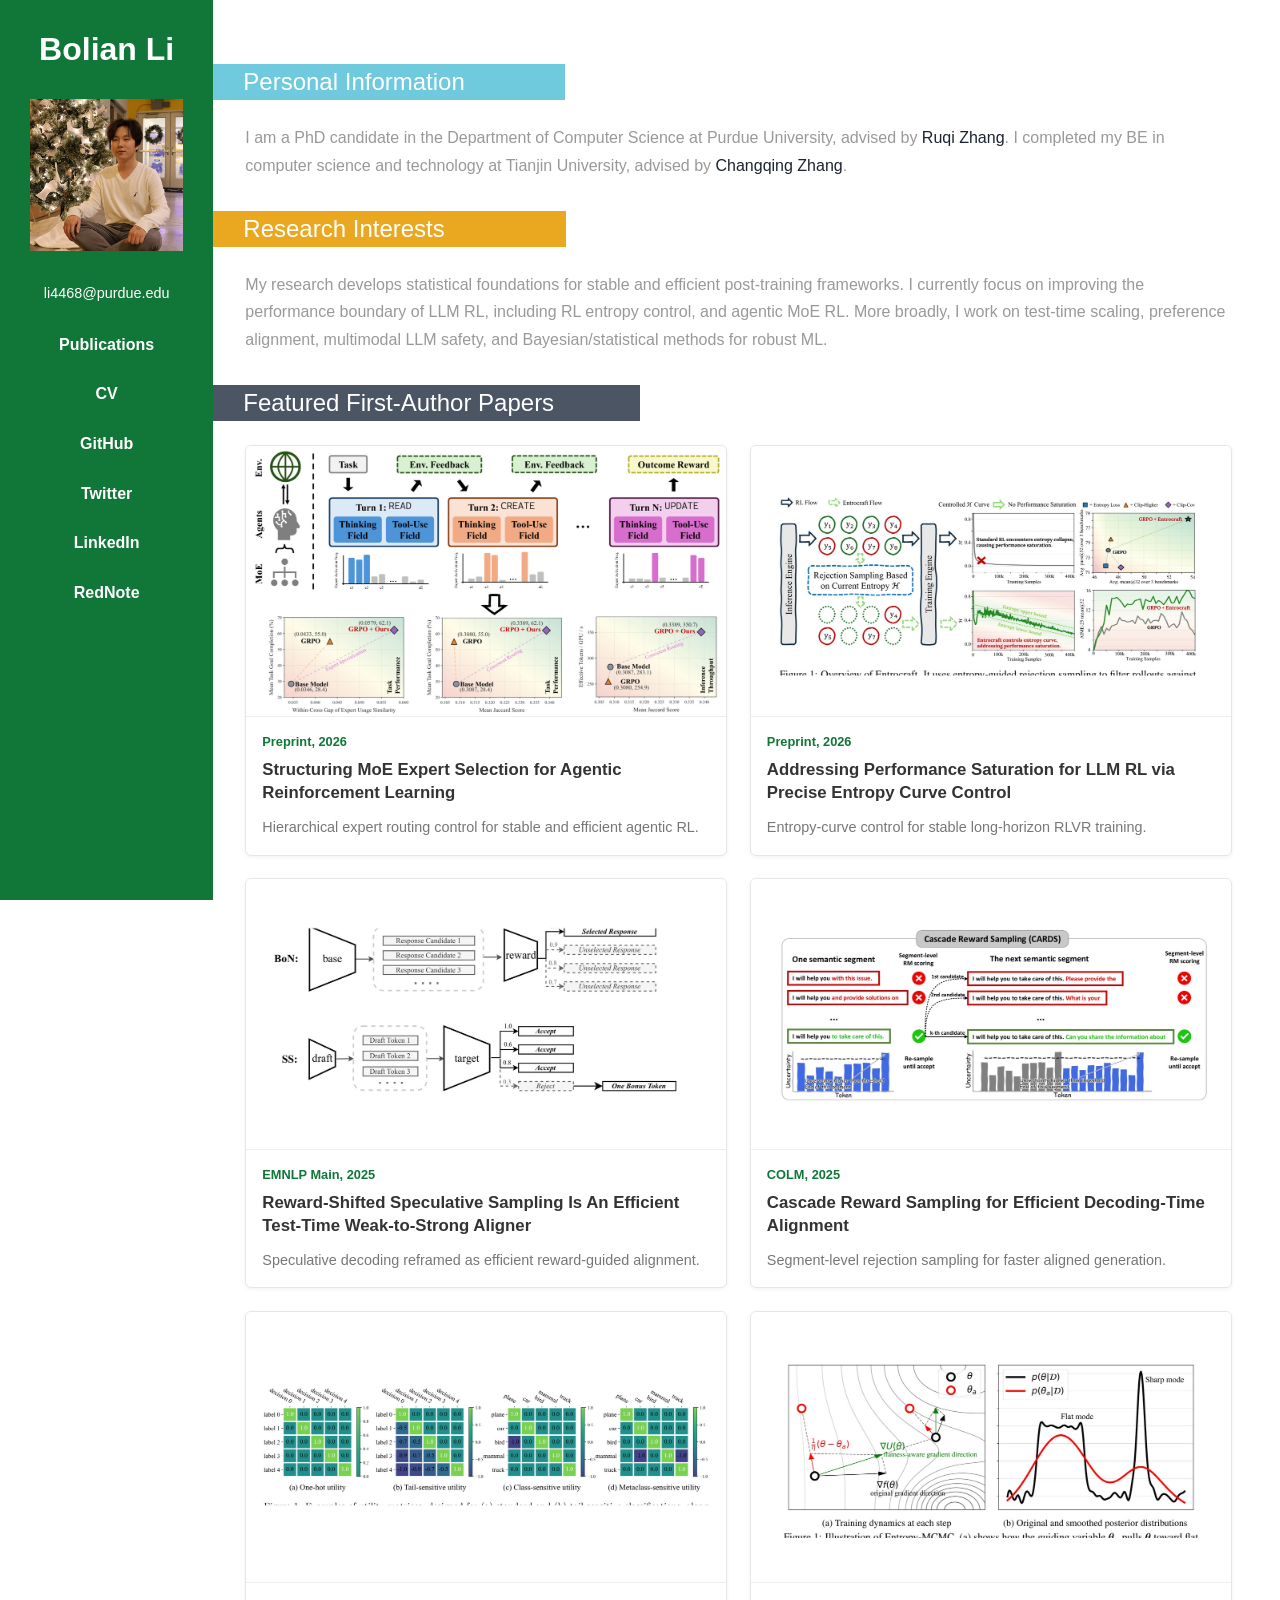
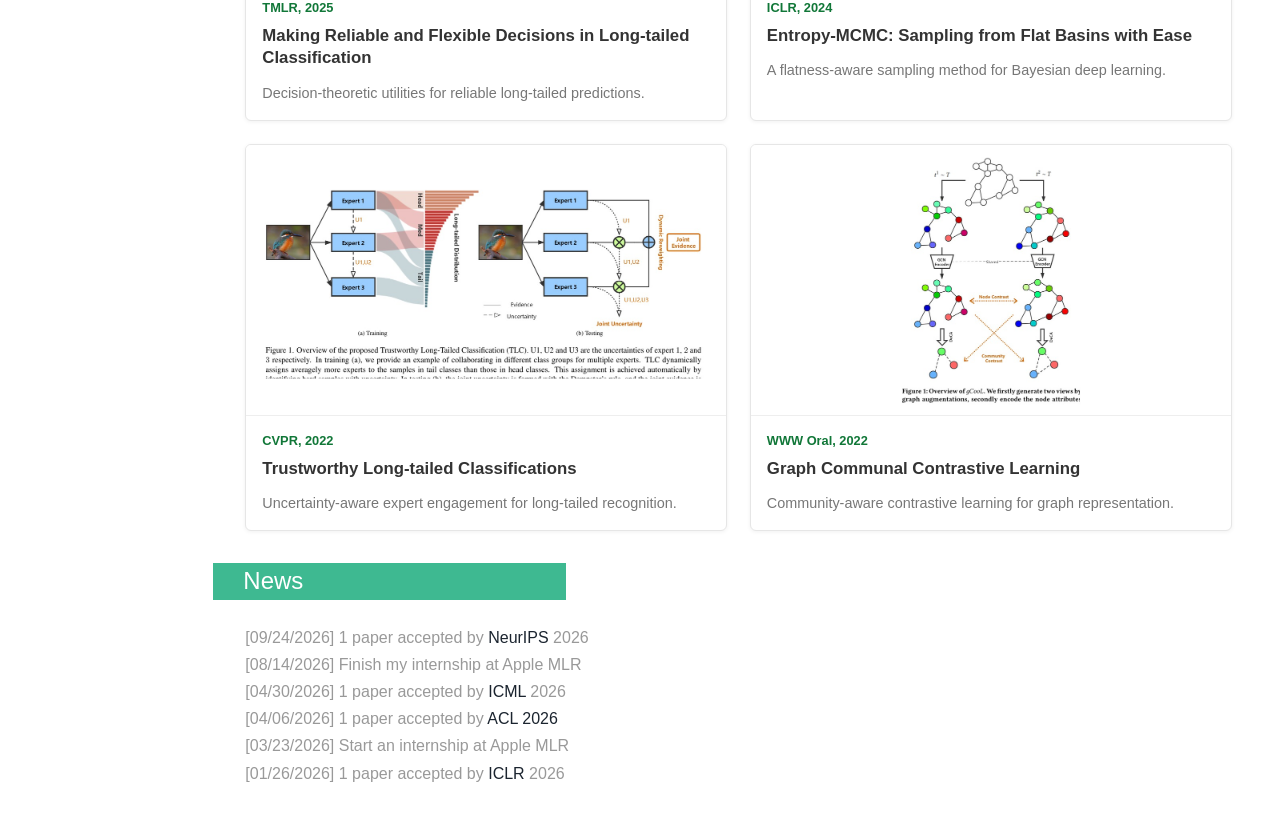
<file: index.html>
<!--A Design by W3layouts
Author: W3layout
Author URL: http://w3layouts.com
License: Creative Commons Attribution 3.0 Unported
License URL: http://creativecommons.org/licenses/by/3.0/
-->
<!DOCTYPE HTML>
<html>
<head>
<title>Bolian Li</title>
<link href="css/bootstrap.css" rel='stylesheet' type='text/css' />
<!-- jQuery (necessary JavaScript plugins) -->
<script src="https://code.jquery.com/jquery-3.5.1.min.js"></script>
<!-- Custom Theme files -->
 <link href="css/dashboard.css" rel="stylesheet">
<link href="css/style.css" rel='stylesheet' type='text/css' />

<!-- Custom Theme files -->
<!--//theme-style-->
<meta name="viewport" content="width=device-width, initial-scale=1">
<meta http-equiv="Content-Type" content="text/html; charset=utf-8" />
<meta name="keywords" content="Curriculum Vitae Responsive web template, Bootstrap Web Templates, Flat Web Templates, Andriod Compatible web template, 
Smartphone Compatible web template, free webdesigns for Nokia, Samsung, LG, SonyErricsson, Motorola web design" />
<script type="application/x-javascript"> addEventListener("load", function() { setTimeout(hideURLbar, 0); }, false); function hideURLbar(){ window.scrollTo(0,1); } </script>
<link href='https://fonts.googleapis.com/css?family=Ubuntu:300,400,500,700' rel='stylesheet' type='text/css'>
<link href='https://fonts.googleapis.com/css?family=Varela+Round' rel='stylesheet' type='text/css'>
<!-- start menu -->

</head>
<body>
<!-- header -->
<div class="col-sm-3 col-md-2 sidebar">
		 <div class="sidebar_top">
			 <h1 align="center">Bolian Li</h1>
			 <img src="images/christmas.jpg"/>
		 </div>
		<div class="details">
			 <p align="center">li4468@purdue.edu</p>
		</div>
		<div class="details">
			 <h3 align="center"><a href="https://scholar.google.com/citations?user=wNDoepwAAAAJ" target="_blank">Publications</a></h3>
		</div>
		<div class="details">
			 <h3 align="center"><a href="./cv_bolian_li_100726.pdf" target="_blank">CV</a></h3>
		</div>
		<div class="details">
			 <h3 align="center"><a href="https://github.com/lblaoke" target="_blank">GitHub</a></h3>
		</div>
		<div class="details">
			 <h3 align="center"><a href="https://twitter.com/lblaoke" target="_blank">Twitter</a></h3>
		</div>
		<div class="details">
			 <h3 align="center"><a href="https://www.linkedin.com/in/bolian-li-554001297/" target="_blank">LinkedIn</a></h3>
		</div>
		<div class="details">
			 <h3 align="center"><a href="https://www.xiaohongshu.com/user/profile/6243c8b0000000001000434d?xsec_token=ABc6stl7MLfF04uR60A89SfDxHDcr92J1v6DObOIjcsjI%3D&xsec_source=pc_search" target="_blank">RedNote</a></h3>
		</div>
		<div class="clearfix"></div>
</div>
<div class="col-sm-9 col-sm-offset-3 col-md-10 col-md-offset-2 main">
	 <div class="content">
		 <div class="company">
			 <h3 class="clr1">Personal Information</h3>
			 <div class="company_details">
				 <p>I am a PhD candidate in the Department of Computer Science at Purdue University, advised by <a href="https://ruqizhang.github.io/" target="_blank">Ruqi Zhang</a>. I completed my BE in computer science and technology at Tianjin University, advised by <a href="http://cic.tju.edu.cn/faculty/zhangchangqing/code.html" target="_blank">Changqing Zhang</a>.</p>
			 </div>
		 </div>
		 <div class="skills">
			 <h3 class="clr2">Research Interests</h3>
			 <div class="skill_info">
			 <p>My research develops statistical foundations for stable and efficient post-training frameworks. I currently focus on improving the performance boundary of LLM RL, including RL entropy control, and agentic MoE RL. More broadly, I work on test-time scaling, preference alignment, multimodal LLM safety, and Bayesian/statistical methods for robust ML.</p>
			 </div>
		 </div>
		 <div class="publications" id="featured-papers">
			 <h3 class="clr4">Featured First-Author Papers</h3>
			 <div class="paper_grid">
				 <article class="paper_card">
					 <a class="paper_visual" href="https://arxiv.org/abs/2610.07332" target="_blank" rel="noopener">
						 <img src="images/papers/agentic-moe-rl.jpg" alt="Overview figure for Structuring MoE Expert Selection for Agentic Reinforcement Learning">
					 </a>
					 <div class="paper_body">
						 <span class="paper_venue">Preprint, 2026</span>
						 <h4><a href="https://arxiv.org/abs/2610.07332" target="_blank" rel="noopener">Structuring MoE Expert Selection for Agentic Reinforcement Learning</a></h4>
						 <p>Hierarchical expert routing control for stable and efficient agentic RL.</p>
					 </div>
				 </article>
				 <article class="paper_card">
					 <a class="paper_visual" href="https://arxiv.org/abs/2604.26326" target="_blank" rel="noopener">
						 <img src="images/papers/entrocraft.jpg" alt="Overview figure for Addressing Performance Saturation for LLM RL via Precise Entropy Curve Control">
					 </a>
					 <div class="paper_body">
						 <span class="paper_venue">Preprint, 2026</span>
						 <h4><a href="https://arxiv.org/abs/2604.26326" target="_blank" rel="noopener">Addressing Performance Saturation for LLM RL via Precise Entropy Curve Control</a></h4>
						 <p>Entropy-curve control for stable long-horizon RLVR training.</p>
					 </div>
				 </article>
				 <article class="paper_card">
					 <a class="paper_visual" href="https://arxiv.org/abs/2508.15044" target="_blank" rel="noopener">
						 <img src="images/papers/reward-shifted-sss.jpg" alt="Overview figure for Reward-Shifted Speculative Sampling">
					 </a>
					 <div class="paper_body">
						 <span class="paper_venue">EMNLP Main, 2025</span>
						 <h4><a href="https://arxiv.org/abs/2508.15044" target="_blank" rel="noopener">Reward-Shifted Speculative Sampling Is An Efficient Test-Time Weak-to-Strong Aligner</a></h4>
						 <p>Speculative decoding reframed as efficient reward-guided alignment.</p>
					 </div>
				 </article>
				 <article class="paper_card">
					 <a class="paper_visual" href="https://arxiv.org/abs/2406.16306" target="_blank" rel="noopener">
						 <img src="images/papers/cards.jpg" alt="Overview figure for Cascade Reward Sampling">
					 </a>
					 <div class="paper_body">
						 <span class="paper_venue">COLM, 2025</span>
						 <h4><a href="https://arxiv.org/abs/2406.16306" target="_blank" rel="noopener">Cascade Reward Sampling for Efficient Decoding-Time Alignment</a></h4>
						 <p>Segment-level rejection sampling for faster aligned generation.</p>
					 </div>
				 </article>
				 <article class="paper_card">
					 <a class="paper_visual" href="https://openreview.net/forum?id=hMO8sT9qaD" target="_blank" rel="noopener">
						 <img src="images/papers/rf-dlc.jpg" alt="Overview figure for Making Reliable and Flexible Decisions in Long-tailed Classification">
					 </a>
					 <div class="paper_body">
						 <span class="paper_venue">TMLR, 2025</span>
						 <h4><a href="https://openreview.net/forum?id=hMO8sT9qaD" target="_blank" rel="noopener">Making Reliable and Flexible Decisions in Long-tailed Classification</a></h4>
						 <p>Decision-theoretic utilities for reliable long-tailed predictions.</p>
					 </div>
				 </article>
				 <article class="paper_card">
					 <a class="paper_visual" href="https://openreview.net/forum?id=oGNdBvymod" target="_blank" rel="noopener">
						 <img src="images/papers/entropy-mcmc.jpg" alt="Overview figure for Entropy-MCMC">
					 </a>
					 <div class="paper_body">
						 <span class="paper_venue">ICLR, 2024</span>
						 <h4><a href="https://openreview.net/forum?id=oGNdBvymod" target="_blank" rel="noopener">Entropy-MCMC: Sampling from Flat Basins with Ease</a></h4>
						 <p>A flatness-aware sampling method for Bayesian deep learning.</p>
					 </div>
				 </article>
				 <article class="paper_card">
					 <a class="paper_visual" href="https://openaccess.thecvf.com/content/CVPR2022/html/Li_Trustworthy_Long-Tailed_Classification_CVPR_2022_paper.html" target="_blank" rel="noopener">
						 <img src="images/papers/tlc.jpg" alt="Overview figure for Trustworthy Long-tailed Classifications">
					 </a>
					 <div class="paper_body">
						 <span class="paper_venue">CVPR, 2022</span>
						 <h4><a href="https://openaccess.thecvf.com/content/CVPR2022/html/Li_Trustworthy_Long-Tailed_Classification_CVPR_2022_paper.html" target="_blank" rel="noopener">Trustworthy Long-tailed Classifications</a></h4>
						 <p>Uncertainty-aware expert engagement for long-tailed recognition.</p>
					 </div>
				 </article>
				 <article class="paper_card">
					 <a class="paper_visual" href="https://arxiv.org/abs/2110.14863" target="_blank" rel="noopener">
						 <img src="images/papers/gcool.jpg" alt="Overview figure for Graph Communal Contrastive Learning">
					 </a>
					 <div class="paper_body">
						 <span class="paper_venue">WWW Oral, 2022</span>
						 <h4><a href="https://arxiv.org/abs/2110.14863" target="_blank" rel="noopener">Graph Communal Contrastive Learning</a></h4>
						 <p>Community-aware contrastive learning for graph representation.</p>
					 </div>
				 </article>
			 </div>
		 </div>
		 <div class="education">
			 <h3 class="clr3">News</h3>
			 <div class="education_details">
				<p class="cmpny1">[09/24/2026] 1 paper accepted by <a href="https://neurips.cc/" target="_blank">NeurIPS</a> 2026</p>
				<p class="cmpny1">[08/14/2026] Finish my internship at Apple MLR</p>
				<p class="cmpny1">[04/30/2026] 1 paper accepted by <a href="https://icml.cc/" target="_blank">ICML</a> 2026</p> 
				<p class="cmpny1">[04/06/2026] 1 paper accepted by <a href="https://2026.aclweb.org/" target="_blank">ACL 2026</a></p>
				<p class="cmpny1">[03/23/2026] Start an internship at Apple MLR</p>
				<p class="cmpny1">[01/26/2026] 1 paper accepted by <a href="https://iclr.cc/" target="_blank">ICLR</a> 2026</p> 
			 </div>
		 </div>
	 </div>
</div>
<!---->
</body>
</html>
</file>
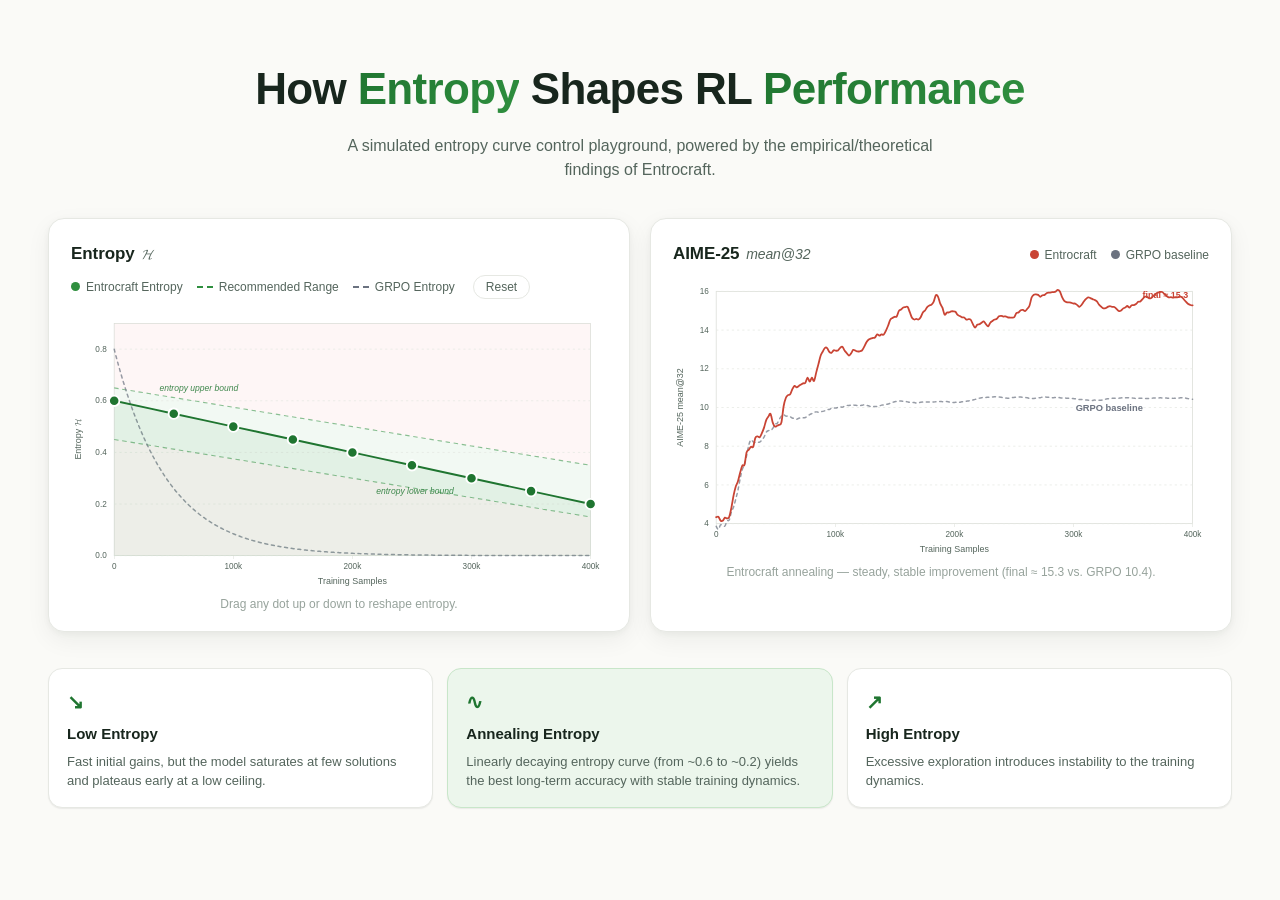
<file: demo/entrocraft.html>
<!DOCTYPE html>
<html lang="en">
<head>
<meta charset="UTF-8" />
<meta name="viewport" content="width=device-width, initial-scale=1.0" />
<title>Entrocraft Interactive Demo — Entropy Shapes Performance</title>
<link rel="stylesheet" href="entrocraft_style.css" />
</head>
<body>
  <div class="page">
    <header class="hero">
      <h1>How <span class="brand">Entropy</span> Shapes RL <span class="brand">Performance</span></h1>
      <p class="subtitle">
        A simulated entropy curve control playground, powered by the empirical/theoretical findings of Entrocraft.
      </p>
    </header>

    <section class="charts">
      <div class="chart-card">
        <div class="chart-header">
          <h2>Entropy <span class="symbol">𝓗</span></h2>
          <div class="legend">
            <span class="legend-item"><i class="dot dot-green"></i>Entrocraft Entropy</span>
            <span class="legend-item"><i class="dash dash-green"></i>Recommended Range</span>
            <span class="legend-item"><i class="dash dash-gray"></i>GRPO Entropy</span>
            <button class="reset-btn" id="resetBtn" type="button">Reset</button>
          </div>
        </div>
        <svg id="entropyChart" viewBox="0 0 720 380" preserveAspectRatio="xMidYMid meet"></svg>
        <p class="hint">Drag any dot up or down to reshape entropy.</p>
      </div>

      <div class="chart-card">
        <div class="chart-header">
          <h2>AIME-25 <span class="symbol">mean@32</span></h2>
          <div class="legend">
            <span class="legend-item"><i class="dot dot-red"></i>Entrocraft</span>
            <span class="legend-item"><i class="dot dot-gray"></i>GRPO baseline</span>
          </div>
        </div>
        <svg id="accuracyChart" viewBox="0 0 720 380" preserveAspectRatio="xMidYMid meet"></svg>
        <p class="hint" id="summary">Linear annealing — performance steadily improves and stays stable.</p>
      </div>
    </section>

    <section class="insight">
      <div class="insight-card">
        <div class="insight-icon">↘</div>
        <h3>Low Entropy</h3>
        <p>Fast initial gains, but the model saturates at few solutions and plateaus early at a low ceiling.</p>
      </div>
      <div class="insight-card highlight">
        <div class="insight-icon">∿</div>
        <h3>Annealing Entropy</h3>
        <p>Linearly decaying entropy curve (from ~0.6 to ~0.2) yields the best long-term accuracy with stable training dynamics.</p>
      </div>
      <div class="insight-card">
        <div class="insight-icon">↗</div>
        <h3>High Entropy</h3>
        <p>Excessive exploration introduces instability to the training dynamics.</p>
      </div>
    </section>

  </div>

  <script src="entrocraft_script.js"></script>
</body>
</html>
</file>
<file: css/dashboard.css>
/*
 * Base structure
 */

/* Move down content because we have a fixed navbar that is 50px tall */
body {
  padding-top: 50px;
}


/*
 * Global add-ons
 */

.sub-header {
  padding-bottom: 10px;
  border-bottom: 1px solid #eee;
}

/*
 * Top navigation
 * Hide default border to remove 1px line.
 */
.navbar-fixed-top {
  border: 0;
}

/*
 * Sidebar
 */

/* Hide for mobile, show later */
.sidebar {
  display:block;
}
@media (min-width: 768px) {
  .sidebar {
    position: fixed;
    top: 51px;
    bottom: 0;
    left: 0;
    z-index: 1000;
    display: block;
    padding: 20px;
    overflow-x: hidden;
    overflow-y: auto; /* Scrollable contents if viewport is shorter than content. */
    background-color: #f5f5f5;
  }
}

/* Sidebar navigation */
.nav-sidebar {
  margin-right: -21px; /* 20px padding + 1px border */
  margin-bottom: 20px;
  margin-left: -20px;
}
.nav-sidebar > li > a {
  padding-right: 20px;
  padding-left: 20px;
}
.nav-sidebar > .active > a,
.nav-sidebar > .active > a:hover,
.nav-sidebar > .active > a:focus {
  color: #fff;
  background-color: #428bca;
}


/*
 * Main content
 */

.main {
  padding: 20px;
}
@media (min-width: 768px) {
  .main {
    padding-right: 40px;
    padding-left: 40px;
  }
}
.main .page-header {
  margin-top: 0;
}


/*
 * Placeholder dashboard ideas
 */

.placeholders {
  margin-bottom: 30px;
  text-align: center;
}
.placeholders h4 {
  margin-bottom: 0;
}
.placeholder {
  margin-bottom: 20px;
}
.placeholder img {
  display: inline-block;
  border-radius: 50%;
}
</file>
<file: css/style.css>
/*
Author: W3layout
Author URL: http://w3layouts.com
License: Creative Commons Attribution 3.0 Unported
License URL: http://creativecommons.org/licenses/by/3.0/
*/
h4, h5, h6, h1, h2, h3 {margin: 0;}
ul, ol {margin: 0; padding:0;}
p {margin: 0;}

html, body{
	font-size: 100%;
	background: #ffffff;
}
body a{
	transition:0.5s all;
	-webkit-transition:0.5s all;
	-moz-transition:0.5s all;
	-o-transition:0.5s all;
	-ms-transition:0.5s all;
}	
body {
  padding-top:0px;
}
a:focus {
  outline: thin dotted;
  outline: 0px auto -webkit-focus-ring-color;
  outline-offset: 0px;
  text-decoration:none;
}
/*-- header_top --*/
.sidebar{
  background:#117738;
  top: 0px;
  padding:2em 30px;
}
.sidebar h1{
	font-size:2.5em;
	font-weight:700;
	margin-bottom:1em;
	COLOR:#fff;
}
.sidebar img{
	border:0px solid #fff;
	padding:0em;
	width:100%;
}
.details{
	margin-top:2em;
}
.details h3{
	font-weight:600;
	font-size:1em;
	color:#fff;
}  

.details h3 a{
  font-weight:600;
  font-size:1em;
  color:#fff;
}  

.details p{
	color:#fff;
	font-size:0.9em;
	margin:5px 0 2em 0;
}
.details p a{
	color:#fff;
	font-size:0.9em;
}
address h3{
	margin-bottom:5px;
}
address span{
	display:block;
	color:#101010;
	font-size:0.9em;
	line-height:1.5em;
}
/*----*/
.main{  
  padding:2em 0;
}
.content{
	margin-right:3em;
}
.glyphicon {
  top:1px;
}
.glyphicon-file:before,.glyphicon-print:before,.glyphicon-envelope:before,.glyphicon-picture:before{
    margin-right: 9px;
  font-size: 14px;
  color: #6ecadc;
}
.details_header{
	padding: 0em 1em 0 2em;
}
.details_header ul li{
	display:inline-block;
}
.details_header ul li a{
	padding:0 1em;
	color:#333;
}
.details_header ul li a:hover{
	color:#6ecadc;
}
.company {
	margin:2em 0;
}
.company h3{
  color: #FFF;
  padding: 5px 100px 5px 30px;
  display: inline-block;
}
.skills h3{
  color: #FFF;
  padding: 5px 121px 5px 30px;
  display: inline-block;
}
.publications h3{
  color: #FFF;
  padding: 5px 86px 5px 30px;
  display: inline-block;
}
.company_details,.education_details {
	padding:1.5em 0 0em 2em;
}
.company_details h4,.education_details h4{
	color:#333;
	font-weight:600;
	font-size:1.5em;
	margin-bottom:6px;
}
.company_details h4 span,.education_details h4 span{
	font-size: 0.65em;
  margin-left: 5px;
  color: #999;
  font-weight:400;
}
.company_details h6,.education_details h6{
	font-weight:400;
	margin-bottom:1.3em;
	font-size:0.9em;
}
.company_details p,.skill_info p,.education_details p{
	color:#999;
	font-weight:300;
	line-height:1.7em;
}
/*.cmpny1{
	border-bottom:3px dashed #999;
	padding-bottom:1em;
}*/
.skills{
	margin:2em 0;
}
.publications{
	margin:2em 0;
}
.skill_info {
	padding:1.5em 0 0 2em;
}
.paper_grid{
	padding:1.5em 0 0 2em;
	display:grid;
	grid-template-columns:repeat(2, minmax(0, 1fr));
	gap:1.4em;
}
.paper_card{
	border:1px solid #e6e6e6;
	border-radius:6px;
	background:#fff;
	overflow:hidden;
	box-shadow:0 1px 4px rgba(0,0,0,0.06);
}
.paper_visual{
	display:block;
	background:#fff;
	border-bottom:1px solid #eeeeee;
}
.paper_visual img{
	display:block;
	width:100%;
	aspect-ratio:16 / 9;
	object-fit:cover;
}
.paper_body{
	padding:1em;
}
.paper_venue{
	display:block;
	margin-bottom:0.6em;
	color:#117738;
	font-size:0.8em;
	font-weight:700;
}
.paper_card h4{
	margin-bottom:0.7em;
	color:#333;
	font-size:1.05em;
	font-weight:600;
	line-height:1.35em;
}
.paper_card h4 a{
	color:#333;
}
.paper_card h4 a:hover{
	color:#117738;
	text-decoration:none;
}
.paper_card p{
	color:#777;
	font-size:0.9em;
	font-weight:300;
	line-height:1.55em;
}
.skill_list{
	padding:1.5em 0 0 2em;
}
.skill1,.skill2{
	 float:left;
	 width:30%;
}
.skill1 h4,.skill2 h4{
	color:#333;
	font-weight:600;
	margin-bottom:1em;
	display:inline-block;
}
.skill1 ul,.skill2 ul{
	padding-left:4em;
}
.skill1 ul li,.skill2 ul li{
	color:#333;
}
.education  h3{
  background: #999;
  color: #FFF;
  padding: 5px 263px 5px 30px;
  display: inline-block;
}
h3.clr1{
	background:#6ecadc;
}
h3.clr2{
	background:#e9a820;
}
h3.clr3{
	background:#3eb991;
}
h3.clr4{
	background:#4b5563;
}
.copywrite{
	padding-left:2em;
	margin-top:1em;
}
.copywrite p{
	color:#999;
	font-size:0.9em;
}
.copywrite p a{
	color:#999;
}
.copywrite p a:hover{
	color:#6ecadc;
}
.contact-grid form{
	padding:2em 0 0 2em;
}
.contact-grid input[type="text"], .contact-grid textarea {
  width: 80%;
  padding: 0.7em;
  margin: 0.5em 0;
  background: none;
  outline: none;
  border: 1px solid #A09F9F;
  font-size: 1em;
  color: #A09F9F;
  -webkit-appearance: none;
}
.send input[type="submit"] {
  width: 14%;
  font-size: 1.1em;
  background:#e9a820;
  padding: 0.4em 0.8em;
  text-align: center;
  color: #fff;
  border: none;
  outline: none;
  -webkit-appearance: none;
}
.send input[type="submit"]:hover {
  background: #6ecadc;
}
.contact-grid textarea {
  resize: none;
}
.map{
	padding:2em 0 0 2em;
}
.map iframe {
  width: 100%;
  height: 350px;
  border: none;
}
/*--responsive--*/
@media (max-width: 1366px){
.sidebar h1 {
  font-size: 2em;
}
}
@media (max-width: 1024px){
.sidebar {
  padding: 2em 17px;
  width:20%;
}
.sidebar h1 {
  font-size: 1.6em;
}
.main {
  margin-left: 19.666667%;
  width: 80%;
}
}
@media (max-width: 768px){
.sidebar {
  width: 22%;
}
.main {
  margin-left: 21.666667%;
  width: 78%;
}
.sidebar h1 {
  font-size: 1.4em;
}
.sidebar img {
  padding: 0.5em;
  width: 89%;
}
.details_header {
  padding: 0em 1em 0 1em;
}
.details_header ul li a {
  padding: 0 1em;
  font-size: 0.9em;
}
.company h3,.skills h3,.education h3,.publications h3{
  font-size: 1.2em;
}
.company_details h4, .education_details h4 {
  font-size: 1.1em;
}
.company_details h6, .education_details h6 {
  font-size: 0.8em;
}
.company_details p, .skill_info p, .education_details p, .paper_card p {
  font-size: 0.8em;
}
.paper_grid {
  gap: 1em;
}
.paper_card h4 {
  font-size: 0.95em;
}
.cmpny1 {
  padding-bottom: 1.5em;
}
.skill1, .skill2 {
  float: left;
  width: 50%;
}
.skill1 ul li,.skill2 ul li{
	font-size:0.85em;
}
.skill1 h4, .skill2 h4 {
  font-size: 1em;
}
.skill_list {
  padding: 0.7em 0 0 2em;
}
.details p {
  font-size: 0.75em;
}
address span {
  font-size: 0.8em;
}
.contact-grid input[type="text"], .contact-grid textarea {
  width: 100%;
  font-size: 0.8em;
}
.send input[type="submit"] {
  width: 20%;
  font-size:0.85em;
}
}
@media (max-width: 736px){
.sidebar {
  width: 100%;
}
.main {
  margin-left: 0;
  width: 100%;
}
.sidebar_top{
	width:30%;
	float:left;
	margin-right:5%;
}
.details{
	width:30%;
	float:right;
}
}
@media (max-width: 640px){
.sidebar {
  width: 100%;
}
.main {
  margin-left: 0;
  width: 100%;
}
.sidebar_top{
	width:30%;
	float:left;
	margin-right:5%;
}
.details{
	width:30%;
	float:right;
}
.sidebar img{
	width:100%;
}
.details p {
  font-size: 0.9em;
  margin: 5px 0 1em 0;
}
.details h3 {
  font-size: 0.9em;
}
.paper_grid {
  grid-template-columns: 1fr;
}
}
@media (max-width: 600px){
address {
  margin-bottom:0px;
}
.sidebar_top {
  width: 32%;
}
.sidebar img {
  width: 85%;
}
}
@media (max-width: 568px){
.details_header ul li a {
  padding: 0 0.5em;
  font-size: 0.9em;
}
}
@media (max-width: 480px){
.content {
  margin-right: 2em;
}
.glyphicon-save:before, .glyphicon-print:before, .glyphicon-envelope:before, .glyphicon-picture:before {
  margin-right: 6px;
  font-size: 12px;
}
.details_header ul li a {
  padding: 0 0.5em;
  font-size: 0.85em;
}
.details {
  width: 36%;
}
.sidebar h1 {
  font-size: 1.3em;
}
.sidebar_top {
  width: 38%;
}
address {
  margin-bottom: 0px;
}
.copywrite{
	padding-left:1em;
}
.map iframe {
  height: 246px;
}
}
@media (max-width: 414px){
.sidebar_top {
  width: 45%;
}
.sidebar img {
  width: 91%;
}
.details {
  width: 42%;
}
.details_header {
  padding: 0em 0em 0 1em;
}
.details_header ul li a {
  padding: 0 0.3em;
  font-size: 0.75em;
}
.skill1 ul, .skill2 ul {
  padding-left: 3em;
}
}
@media (max-width: 384px){
.sidebar h1 {
  font-size: 1.2em;
}
.details {
  width: 45%;
}
.details_header ul {
  text-align: center;
}
.details_header ul li a {
  padding: 0 1em;
  font-size: 0.75em;
}
.main {
  padding: 1em 0 2em 0;
}
.company_details, .education_details,.skill_info  {
/*  padding: 1em 0 0em 1em;*/
}
.company h3 {
  padding: 5px 41px 5px 16px;
}
.company_details h4, .education_details h4 {
  font-size: 0.9em;
}
.company_details h6, .education_details h6 {
  font-size: 0.6em;
}
.company {
  margin: 1em 0;
}
.skills {
  margin: 1em 0;
}
.company h3, .skills h3, .education h3, .publications h3 {
  font-size: 1em;
}
.skills h3 {
  padding: 5px 98px 5px 16px;
}
.publications h3 {
  padding: 5px 32px 5px 16px;
}
.skill1 ul, .skill2 ul {
  padding-left: 2em;
}
.skill1 ul li, .skill2 ul li {
  font-size: 0.75em;
}
.skill_list {
  padding: 0.5em 0 0 1.5em;
}
.education h3 {
  padding: 5px 190px 5px 16px;
}
.paper_grid {
  padding: 1em 0 0 1.5em;
}
.copywrite p{
	font-size:0.7em;
}
}
@media (max-width: 375px){
.sidebar h1 {
  font-size: 1em;
}
.sidebar img {
  width: 70%;
}
.details h3 {
  font-size: 0.8em;
}
.details p {
  font-size: 0.75em;
  margin: 5px 0 0.5em 0;
}
address span {
  font-size: 0.7em;
}
.sidebar {
  padding: 1.5em 17px 1em 17px;
}
.details_header {
  padding: 0em 0em 0 1em;
  text-align: center;
}
.details_header ul li a {
  line-height: 2em;
}
}
@media (max-width: 320px){
.sidebar_top {
  width: 50%;
}
.sidebar img {
  width: 80%;
}
.details h3 {
  font-size: 0.7em;
}
.content {
  margin-right: 1em;
}
.details_header ul li a {
  padding: 0 0.5em;
  font-size: 0.75em;
}
.skill1 h4, .skill2 h4 {
  font-size: 0.85em;
}
.skill1 ul, .skill2 ul {
  padding-left: 1.5em;
}
}
</file>
<file: demo/entrocraft_style.css>
:root {
  --bg: #fafaf7;
  --surface: #ffffff;
  --ink: #18261d;
  --ink-soft: #54655c;
  --muted: #97a39c;
  --line: #e6e8e3;

  --green: #2f8f3f;
  --green-strong: #1f7530;
  --green-soft: #c8e6c9;
  --green-bg: #ecf6ec;

  --red: #c94434;
  --red-bg: #fbeae6;

  --gray: #6b7280;

  --shadow-sm: 0 1px 2px rgba(20, 30, 25, 0.04), 0 1px 1px rgba(20, 30, 25, 0.03);
  --shadow-md: 0 8px 24px rgba(20, 30, 25, 0.06), 0 2px 6px rgba(20, 30, 25, 0.04);
}

* {
  box-sizing: border-box;
}

html, body {
  margin: 0;
  padding: 0;
  background: var(--bg);
  color: var(--ink);
  font-family: "Inter", "SF Pro Text", -apple-system, BlinkMacSystemFont, "Helvetica Neue", Arial, sans-serif;
  font-size: 15px;
  line-height: 1.5;
  -webkit-font-smoothing: antialiased;
}

.page {
  max-width: 1240px;
  margin: 0 auto;
  padding: 56px 28px 64px;
}

/* HERO */
.hero {
  text-align: center;
  margin-bottom: 36px;
}
.badge {
  display: inline-block;
  padding: 6px 12px;
  background: var(--green-bg);
  color: var(--green-strong);
  border: 1px solid var(--green-soft);
  border-radius: 999px;
  font-size: 12px;
  font-weight: 600;
  letter-spacing: 0.04em;
  text-transform: uppercase;
  margin-bottom: 18px;
}
h1 {
  font-size: clamp(28px, 4vw, 44px);
  font-weight: 700;
  letter-spacing: -0.015em;
  margin: 0 0 12px;
}
h1 .brand {
  background: linear-gradient(135deg, var(--green-strong), var(--green));
  -webkit-background-clip: text;
  background-clip: text;
  color: transparent;
}
.subtitle {
  margin: 0 auto;
  max-width: 640px;
  color: var(--ink-soft);
  font-size: 16px;
}

/* RESET BUTTON */
.reset-btn {
  margin-left: 4px;
  padding: 4px 12px;
  border: 1px solid var(--line);
  background: var(--surface);
  color: var(--ink-soft);
  border-radius: 999px;
  font-size: 12px;
  font-weight: 500;
  cursor: pointer;
  font-family: inherit;
  transition: all 0.15s ease;
}
.reset-btn:hover {
  border-color: var(--green);
  color: var(--green-strong);
  background: var(--green-bg);
}

/* CHARTS */
.charts {
  display: grid;
  grid-template-columns: repeat(auto-fit, minmax(440px, 1fr));
  gap: 20px;
  margin-bottom: 36px;
}
.chart-card {
  background: var(--surface);
  border: 1px solid var(--line);
  border-radius: 16px;
  padding: 22px 22px 18px;
  box-shadow: var(--shadow-md);
}
.chart-header {
  display: flex;
  justify-content: space-between;
  align-items: baseline;
  margin-bottom: 8px;
  flex-wrap: wrap;
  gap: 8px;
}
.chart-header h2 {
  margin: 0;
  font-size: 17px;
  font-weight: 600;
  letter-spacing: -0.005em;
}
.chart-header .symbol {
  color: var(--ink-soft);
  font-weight: 500;
  font-size: 14px;
  margin-left: 2px;
  font-style: italic;
}
.legend {
  display: flex;
  gap: 14px;
  font-size: 12px;
  color: var(--ink-soft);
}
.legend-item {
  display: inline-flex;
  align-items: center;
  gap: 6px;
}
.dot {
  width: 9px;
  height: 9px;
  border-radius: 50%;
  display: inline-block;
}
.dot-green { background: var(--green); }
.dot-red { background: var(--red); }
.dot-gray { background: var(--gray); }
.dash {
  width: 16px;
  height: 0;
  display: inline-block;
}
.dash-green { border-top: 2px dashed var(--green); }
.dash-gray { border-top: 2px dashed var(--gray); }

svg {
  width: 100%;
  height: auto;
  display: block;
  user-select: none;
  cursor: default;
}

.hint {
  margin: 6px 4px 0;
  font-size: 12px;
  color: var(--muted);
  text-align: center;
}

/* CHART INTERNALS */
.axis line, .axis path {
  stroke: var(--line);
  stroke-width: 1;
  shape-rendering: crispEdges;
}
.axis text {
  fill: var(--ink-soft);
  font-size: 11px;
  font-family: inherit;
}
.axis-label {
  fill: var(--ink-soft);
  font-size: 12px;
  font-weight: 500;
}
.grid line {
  stroke: var(--line);
  stroke-dasharray: 3 4;
  stroke-width: 1;
}
.bound {
  stroke: var(--green);
  stroke-width: 1.5;
  stroke-dasharray: 6 5;
  opacity: 0.55;
  fill: none;
}
.entropy-line {
  fill: none;
  stroke: var(--green-strong);
  stroke-width: 2.6;
  stroke-linecap: round;
  stroke-linejoin: round;
}
.entropy-area {
  fill: var(--green);
  opacity: 0.08;
}
.entropy-baseline {
  fill: none;
  stroke: var(--gray);
  stroke-width: 2;
  stroke-dasharray: 4 5;
  stroke-linecap: round;
  opacity: 0.7;
}
.acc-line {
  fill: none;
  stroke: var(--red);
  stroke-width: 2.4;
  stroke-linecap: round;
  stroke-linejoin: round;
}
.acc-baseline {
  fill: none;
  stroke: var(--gray);
  stroke-width: 2;
  stroke-dasharray: 4 5;
  stroke-linecap: round;
  opacity: 0.7;
}
.handle {
  fill: var(--green-strong);
  stroke: #fff;
  stroke-width: 2.5;
  cursor: grab;
  transition: r 0.12s ease, fill 0.12s ease;
}
.handle:hover {
  fill: var(--green);
  r: 8;
}
.handle.dragging {
  cursor: grabbing;
  fill: var(--green);
  r: 9;
}
.bg-band-good {
  fill: #e8f5e9;
  opacity: 0.55;
}
.bg-band-bad {
  fill: #fdecea;
  opacity: 0.45;
}

/* INSIGHT CARDS */
.insight {
  display: grid;
  grid-template-columns: repeat(auto-fit, minmax(220px, 1fr));
  gap: 14px;
  margin-bottom: 28px;
}
.insight-card {
  background: var(--surface);
  border: 1px solid var(--line);
  border-radius: 14px;
  padding: 18px 18px 16px;
  box-shadow: var(--shadow-sm);
}
.insight-card.highlight {
  background: var(--green-bg);
  border-color: var(--green-soft);
}
.insight-icon {
  font-size: 20px;
  color: var(--green-strong);
  margin-bottom: 6px;
  font-weight: 700;
}
.insight-card h3 {
  margin: 0 0 6px;
  font-size: 15px;
  font-weight: 600;
}
.insight-card p {
  margin: 0;
  font-size: 13px;
  color: var(--ink-soft);
  line-height: 1.5;
}

/* FOOTER */
.footer {
  text-align: center;
  font-size: 12px;
  color: var(--muted);
  padding-top: 8px;
}

@media (max-width: 720px) {
  .page { padding: 36px 16px 48px; }
  .chart-card { padding: 16px 14px; }
  .legend { width: 100%; }
}
</file>
